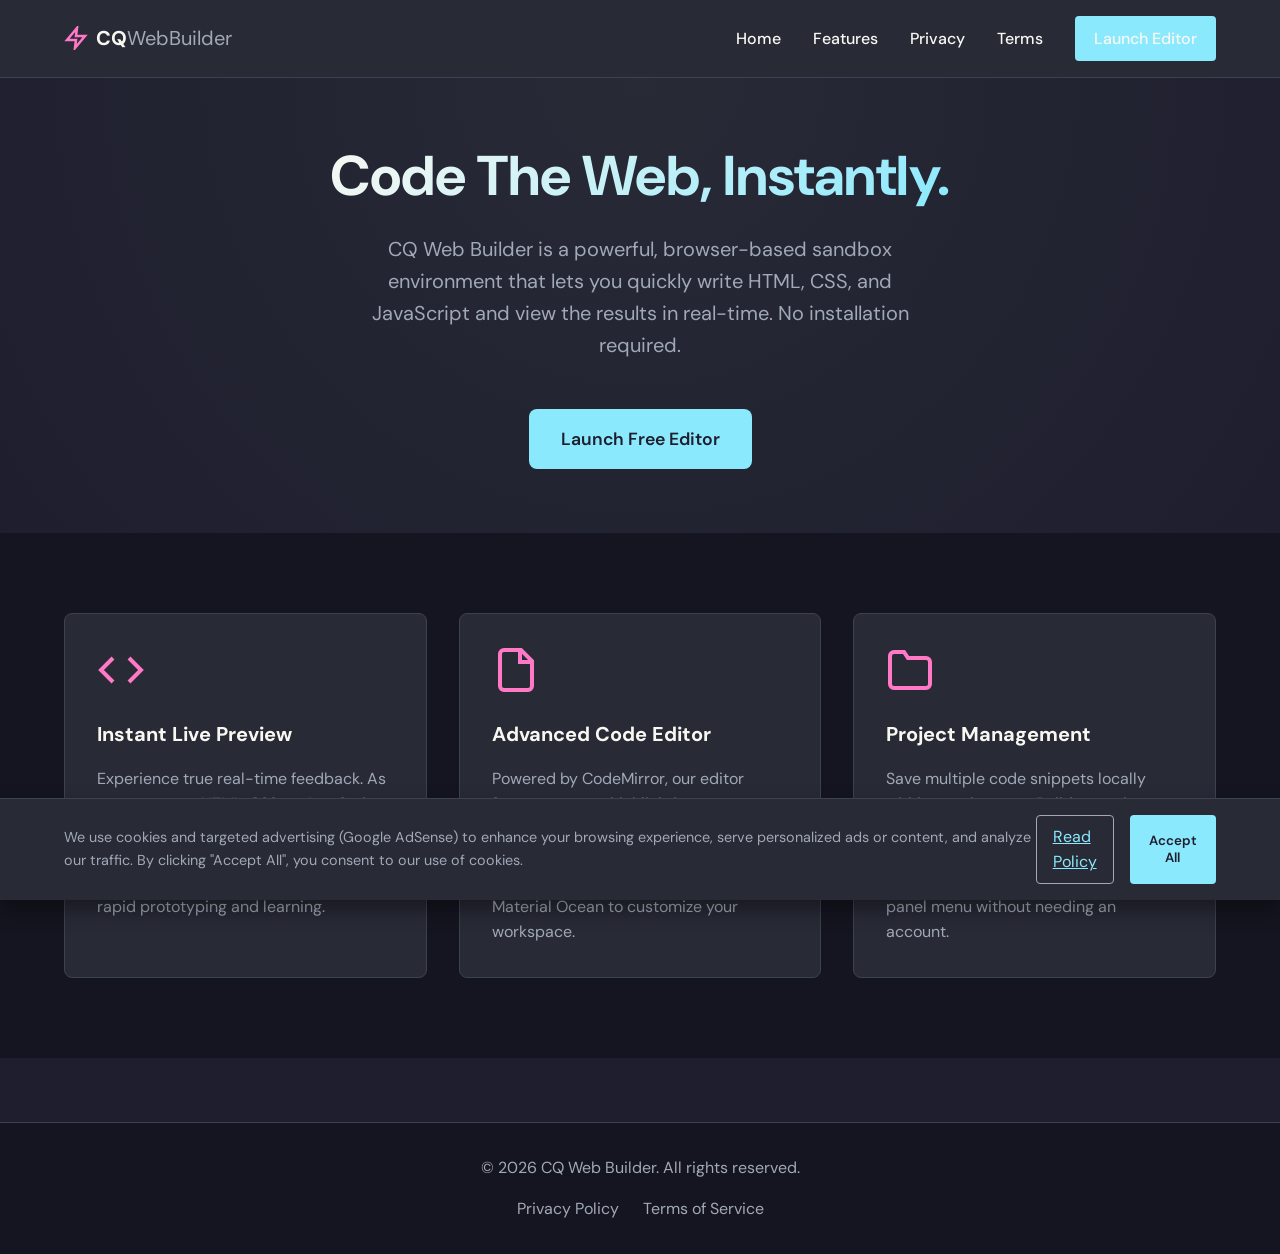
<file: index.html>
<!DOCTYPE html>
<html lang="en">
<head>
    <meta charset="UTF-8">
    <meta name="viewport" content="width=device-width, initial-scale=1.0">
    <title>CQ Web Builder | Free Online HTML, CSS, JavaScript Editor</title>
    <meta name="description" content="CQ Web Builder is a fast, powerful, and free online code editor for HTML, CSS, and JavaScript. Write code and see live previews instantly in your browser.">
    <link rel="icon" href="data:image/svg+xml,<svg xmlns='http://www.w3.org/2000/svg' viewBox='0 0 100 100'><text y='.9em' font-size='90'>⚡</text></svg>">
    
    <!-- Google Fonts -->
    <link href="https://fonts.googleapis.com/css2?family=DM+Sans:wght@400;500;700&display=swap" rel="stylesheet">
    
    <!-- Custom Marketing Styles -->
    <link rel="stylesheet" href="landing.css">

    <!-- Google AdSense - Placed on Publisher Content Page -->
    <script async src="https://pagead2.googlesyndication.com/pagead/js/adsbygoogle.js?client=ca-pub-1418531938270874" crossorigin="anonymous"></script>
</head>
<body>

    <!-- Header Navigation -->
    <header class="site-header">
        <a href="index.html" class="logo-link">
            <svg class="logo-icon" width="24" height="24" viewBox="0 0 24 24" fill="none" stroke="currentColor" stroke-width="2.5">
                <polygon points="13 2 3 14 12 14 11 22 21 10 12 10 13 2"></polygon>
            </svg>
            <span class="logo-text">CQ<span class="logo-sub">WebBuilder</span></span>
        </a>
        <nav class="nav-links">
            <a href="index.html">Home</a>
            <a href="#features">Features</a>
            <a href="privacy.html">Privacy</a>
            <a href="terms.html">Terms</a>
            <a href="app.html" class="btn-primary">Launch Editor</a>
        </nav>
    </header>

    <!-- Hero Section -->
    <section class="hero">
        <h1>Code The Web, Instantly.</h1>
        <p class="hero-subtitle">CQ Web Builder is a powerful, browser-based sandbox environment that lets you quickly write HTML, CSS, and JavaScript and view the results in real-time. No installation required.</p>
        <a href="app.html" class="btn-primary btn-large">Launch Free Editor</a>
    </section>

    <!-- Features Section (Publisher Content) -->
    <section id="features" class="features">
        <div class="features-grid">
            <div class="feature-card">
                <svg class="feature-icon" viewBox="0 0 24 24" fill="none" stroke="currentColor" stroke-width="2">
                    <polyline points="16 18 22 12 16 6"></polyline>
                    <polyline points="8 6 2 12 8 18"></polyline>
                </svg>
                <h3>Instant Live Preview</h3>
                <p>Experience true real-time feedback. As you type your HTML, CSS, or JavaScript code, the preview window updates instantly without requiring a page reload or a manual save. Perfect for rapid prototyping and learning.</p>
            </div>
            
            <div class="feature-card">
                <svg class="feature-icon" viewBox="0 0 24 24" fill="none" stroke="currentColor" stroke-width="2">
                    <path d="M14.5 2H6a2 2 0 0 0-2 2v16a2 2 0 0 0 2 2h12a2 2 0 0 0 2-2V7.5L14.5 2z"></path>
                    <polyline points="14 2 14 8 20 8"></polyline>
                </svg>
                <h3>Advanced Code Editor</h3>
                <p>Powered by CodeMirror, our editor features syntax highlighting, auto-completion, bracket matching, and code folding. Choose from multiple premium themes like Dracula, Monokai, and Material Ocean to customize your workspace.</p>
            </div>

            <div class="feature-card">
                <svg class="feature-icon" viewBox="0 0 24 24" fill="none" stroke="currentColor" stroke-width="2">
                    <path d="M22 19a2 2 0 0 1-2 2H4a2 2 0 0 1-2-2V5a2 2 0 0 1 2-2h5l2 3h9a2 2 0 0 1 2 2z"></path>
                </svg>
                <h3>Project Management</h3>
                <p>Save multiple code snippets locally within your browser. Build an entire library of reusable components, web layouts, and interactive scripts. Access them anytime from the integrated side-panel menu without needing an account.</p>
            </div>
        </div>
    </section>

    <!-- Ad Unit Placeholder (Optional, for auto ads to have breathing room) -->
    <div style="text-align:center; padding: 2rem 0; width: 100%; max-width: 900px; margin: 0 auto;">
        <!-- You can place a manual AdSense ad unit code here later if you prefer not to use Auto Ads -->
    </div>

    <!-- Footer -->
    <footer class="site-footer">
        <p>&copy; <script>document.write(new Date().getFullYear())</script> CQ Web Builder. All rights reserved.</p>
        <div class="footer-links">
            <a href="privacy.html">Privacy Policy</a>
            <a href="terms.html">Terms of Service</a>
        </div>
    </footer>

    <!-- Cookie Consent Banner -->
    <div id="cookie-banner" class="cookie-banner" style="display: none;">
        <div class="cookie-content">
            <p>We use cookies and targeted advertising (Google AdSense) to enhance your browsing experience, serve personalized ads or content, and analyze our traffic. By clicking "Accept All", you consent to our use of cookies.</p>
        </div>
        <div style="display: flex; gap: 1rem;">
            <a href="privacy.html" class="btn-secondary">Read Policy</a>
            <button id="accept-cookies" class="btn-primary">Accept All</button>
        </div>
    </div>

    <script>
        // Simple Cookie Consent Logic
        document.addEventListener("DOMContentLoaded", function() {
            if (!localStorage.getItem("cq_cookie_consent")) {
                document.getElementById("cookie-banner").style.display = "flex";
            }
            
            document.getElementById("accept-cookies").addEventListener("click", function() {
                localStorage.setItem("cq_cookie_consent", "true");
                document.getElementById("cookie-banner").style.display = "none";
            });
        });
    </script>
</body>
</html>
</file>
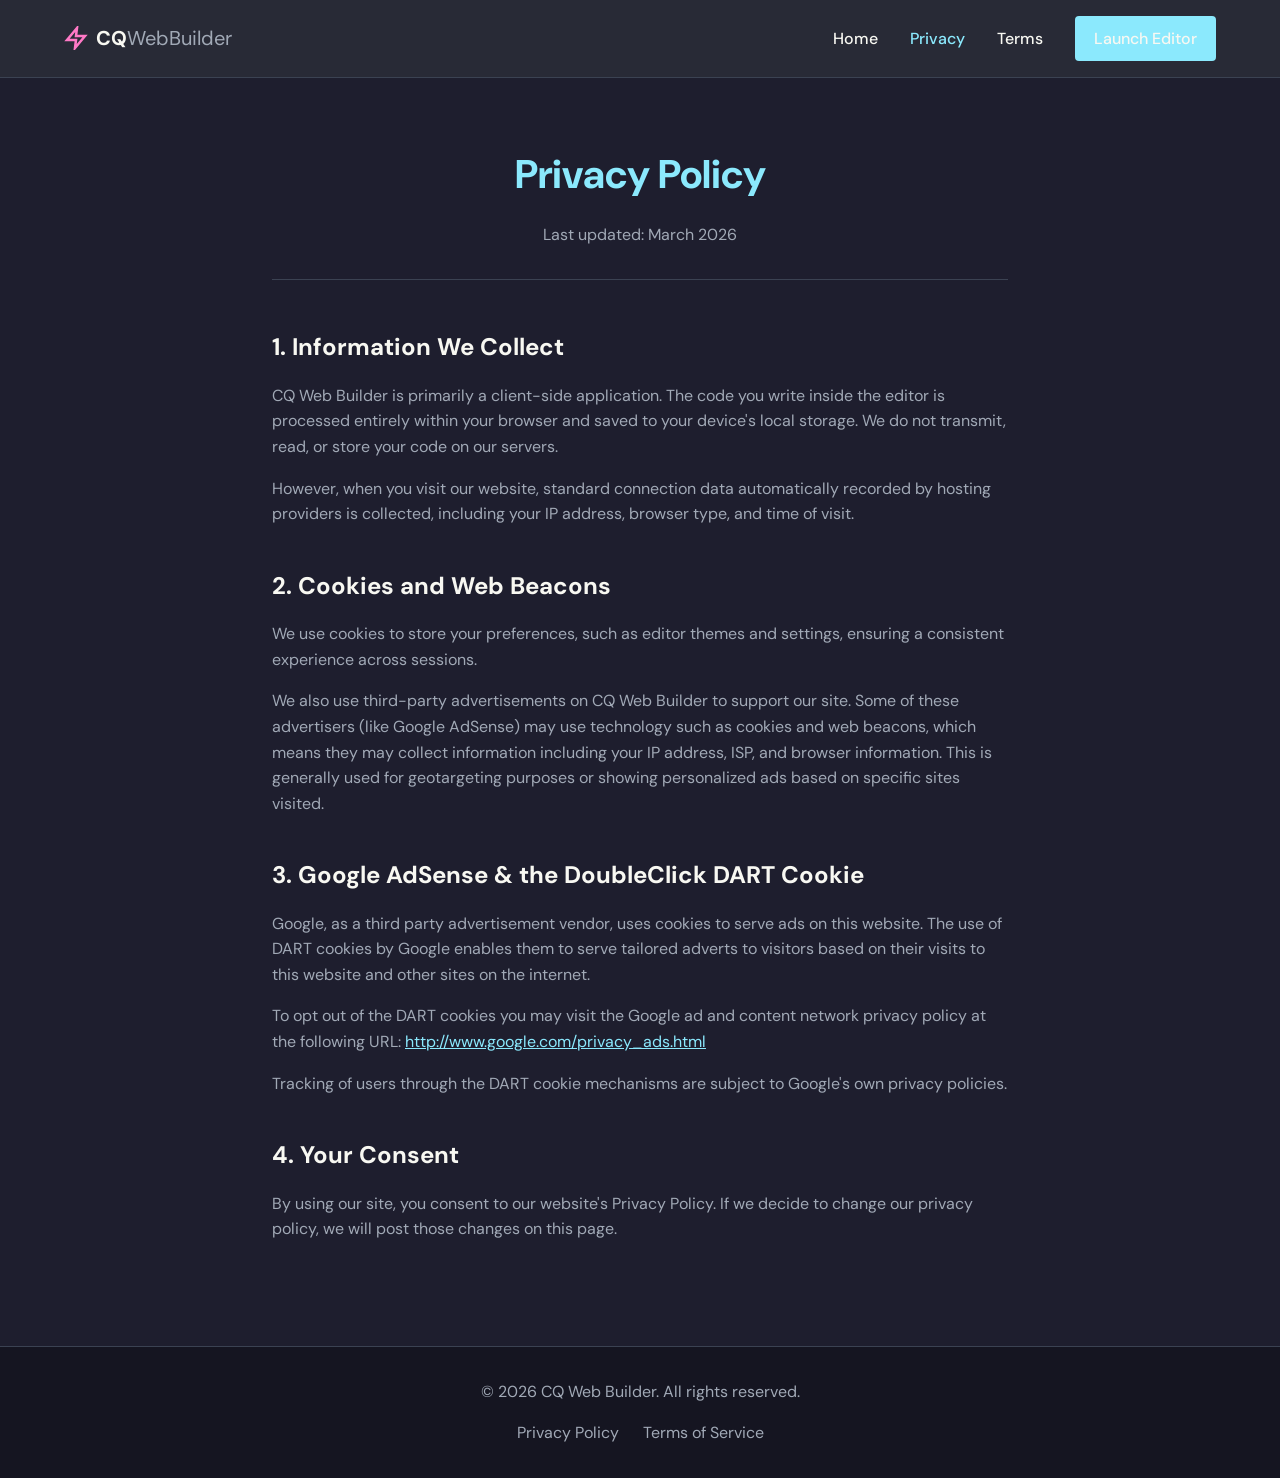
<file: privacy.html>
<!DOCTYPE html>
<html lang="en">
<head>
    <meta charset="UTF-8">
    <meta name="viewport" content="width=device-width, initial-scale=1.0">
    <title>Privacy Policy - CQ Web Builder</title>
    <meta name="description" content="Privacy Policy for CQ Web Builder outlining data usage, cookies, and targeted advertising protocols.">
    <link rel="icon" href="data:image/svg+xml,<svg xmlns='http://www.w3.org/2000/svg' viewBox='0 0 100 100'><text y='.9em' font-size='90'>⚡</text></svg>">
    
    <link href="https://fonts.googleapis.com/css2?family=DM+Sans:wght@400;500;700&display=swap" rel="stylesheet">
    <link rel="stylesheet" href="landing.css">

    <!-- Google AdSense - Placed on Publisher Content Page -->
    <script async src="https://pagead2.googlesyndication.com/pagead/js/adsbygoogle.js?client=ca-pub-1418531938270874" crossorigin="anonymous"></script>
</head>
<body>

    <!-- Header Navigation -->
    <header class="site-header">
        <a href="index.html" class="logo-link">
            <svg class="logo-icon" width="24" height="24" viewBox="0 0 24 24" fill="none" stroke="currentColor" stroke-width="2.5">
                <polygon points="13 2 3 14 12 14 11 22 21 10 12 10 13 2"></polygon>
            </svg>
            <span class="logo-text">CQ<span class="logo-sub">WebBuilder</span></span>
        </a>
        <nav class="nav-links">
            <a href="index.html">Home</a>
            <a href="privacy.html" style="color: var(--primary);">Privacy</a>
            <a href="terms.html">Terms</a>
            <a href="app.html" class="btn-primary">Launch Editor</a>
        </nav>
    </header>

    <main class="page-content">
        <div class="page-header">
            <h1>Privacy Policy</h1>
            <p>Last updated: March 2026</p>
        </div>

        <div class="content-body">
            <section>
                <h2>1. Information We Collect</h2>
                <p>CQ Web Builder is primarily a client-side application. The code you write inside the editor is processed entirely within your browser and saved to your device's local storage. We do not transmit, read, or store your code on our servers.</p>
                <p>However, when you visit our website, standard connection data automatically recorded by hosting providers is collected, including your IP address, browser type, and time of visit.</p>
            </section>

            <section>
                <h2>2. Cookies and Web Beacons</h2>
                <p>We use cookies to store your preferences, such as editor themes and settings, ensuring a consistent experience across sessions.</p>
                <p>We also use third-party advertisements on CQ Web Builder to support our site. Some of these advertisers (like Google AdSense) may use technology such as cookies and web beacons, which means they may collect information including your IP address, ISP, and browser information. This is generally used for geotargeting purposes or showing personalized ads based on specific sites visited.</p>
            </section>

            <section>
                <h2>3. Google AdSense & the DoubleClick DART Cookie</h2>
                <p>Google, as a third party advertisement vendor, uses cookies to serve ads on this website. The use of DART cookies by Google enables them to serve tailored adverts to visitors based on their visits to this website and other sites on the internet.</p>
                <p>To opt out of the DART cookies you may visit the Google ad and content network privacy policy at the following URL: <a href="http://www.google.com/privacy_ads.html" style="color:var(--primary);">http://www.google.com/privacy_ads.html</a></p>
                <p>Tracking of users through the DART cookie mechanisms are subject to Google's own privacy policies.</p>
            </section>

            <section>
                <h2>4. Your Consent</h2>
                <p>By using our site, you consent to our website's Privacy Policy. If we decide to change our privacy policy, we will post those changes on this page.</p>
            </section>
        </div>
    </main>

    <!-- Footer -->
    <footer class="site-footer">
        <p>&copy; <script>document.write(new Date().getFullYear())</script> CQ Web Builder. All rights reserved.</p>
        <div class="footer-links">
            <a href="privacy.html">Privacy Policy</a>
            <a href="terms.html">Terms of Service</a>
        </div>
    </footer>

</body>
</html>
</file>
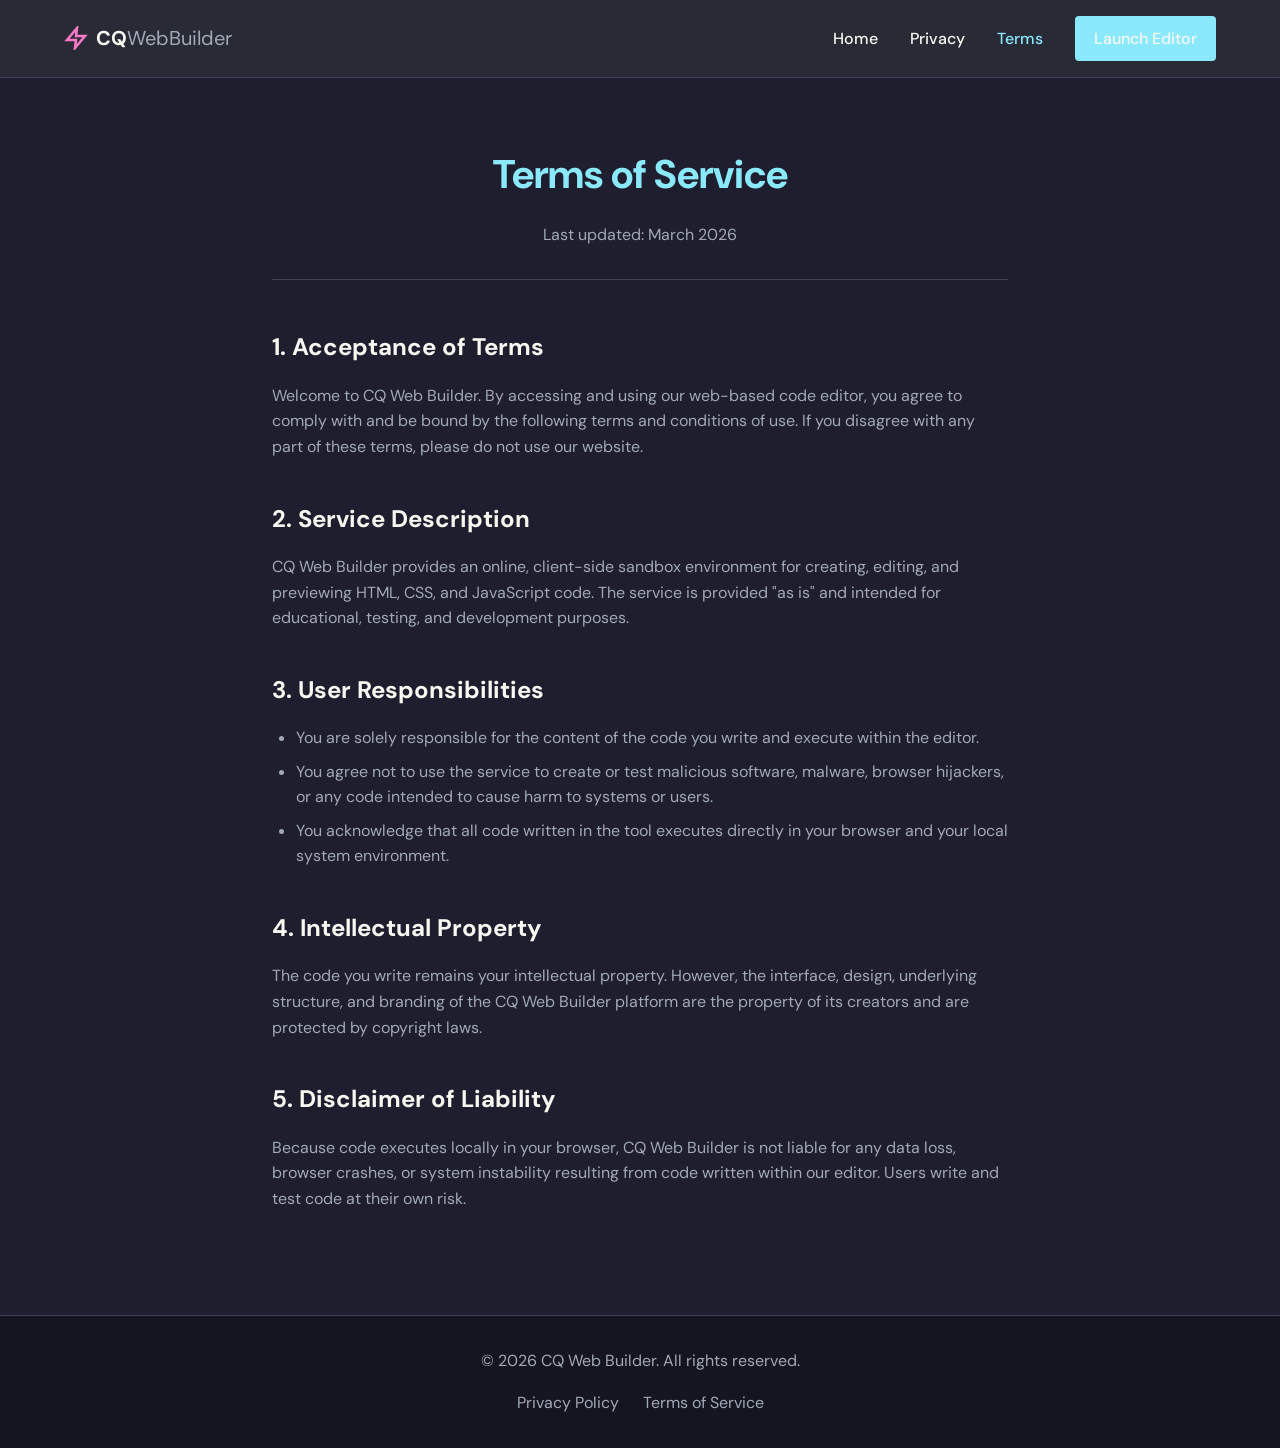
<file: terms.html>
<!DOCTYPE html>
<html lang="en">
<head>
    <meta charset="UTF-8">
    <meta name="viewport" content="width=device-width, initial-scale=1.0">
    <title>Terms of Service - CQ Web Builder</title>
    <meta name="description" content="Terms of Service and End User License Agreement for CQ Web Builder.">
    <link rel="icon" href="data:image/svg+xml,<svg xmlns='http://www.w3.org/2000/svg' viewBox='0 0 100 100'><text y='.9em' font-size='90'>⚡</text></svg>">
    
    <link href="https://fonts.googleapis.com/css2?family=DM+Sans:wght@400;500;700&display=swap" rel="stylesheet">
    <link rel="stylesheet" href="landing.css">

    <!-- Google AdSense - Placed on Publisher Content Page -->
    <script async src="https://pagead2.googlesyndication.com/pagead/js/adsbygoogle.js?client=ca-pub-1418531938270874" crossorigin="anonymous"></script>
</head>
<body>

    <!-- Header Navigation -->
    <header class="site-header">
        <a href="index.html" class="logo-link">
            <svg class="logo-icon" width="24" height="24" viewBox="0 0 24 24" fill="none" stroke="currentColor" stroke-width="2.5">
                <polygon points="13 2 3 14 12 14 11 22 21 10 12 10 13 2"></polygon>
            </svg>
            <span class="logo-text">CQ<span class="logo-sub">WebBuilder</span></span>
        </a>
        <nav class="nav-links">
            <a href="index.html">Home</a>
            <a href="privacy.html">Privacy</a>
            <a href="terms.html" style="color: var(--primary);">Terms</a>
            <a href="app.html" class="btn-primary">Launch Editor</a>
        </nav>
    </header>

    <main class="page-content">
        <div class="page-header">
            <h1>Terms of Service</h1>
            <p>Last updated: March 2026</p>
        </div>

        <div class="content-body">
            <section>
                <h2>1. Acceptance of Terms</h2>
                <p>Welcome to CQ Web Builder. By accessing and using our web-based code editor, you agree to comply with and be bound by the following terms and conditions of use. If you disagree with any part of these terms, please do not use our website.</p>
            </section>

            <section>
                <h2>2. Service Description</h2>
                <p>CQ Web Builder provides an online, client-side sandbox environment for creating, editing, and previewing HTML, CSS, and JavaScript code. The service is provided "as is" and intended for educational, testing, and development purposes.</p>
            </section>

            <section>
                <h2>3. User Responsibilities</h2>
                <ul>
                    <li>You are solely responsible for the content of the code you write and execute within the editor.</li>
                    <li>You agree not to use the service to create or test malicious software, malware, browser hijackers, or any code intended to cause harm to systems or users.</li>
                    <li>You acknowledge that all code written in the tool executes directly in your browser and your local system environment.</li>
                </ul>
            </section>

            <section>
                <h2>4. Intellectual Property</h2>
                <p>The code you write remains your intellectual property. However, the interface, design, underlying structure, and branding of the CQ Web Builder platform are the property of its creators and are protected by copyright laws.</p>
            </section>

            <section>
                <h2>5. Disclaimer of Liability</h2>
                <p>Because code executes locally in your browser, CQ Web Builder is not liable for any data loss, browser crashes, or system instability resulting from code written within our editor. Users write and test code at their own risk.</p>
            </section>
        </div>
    </main>

    <!-- Footer -->
    <footer class="site-footer">
        <p>&copy; <script>document.write(new Date().getFullYear())</script> CQ Web Builder. All rights reserved.</p>
        <div class="footer-links">
            <a href="privacy.html">Privacy Policy</a>
            <a href="terms.html">Terms of Service</a>
        </div>
    </footer>

</body>
</html>
</file>
<file: landing.css>
/* landing.css - Styles for Marketing and Compliance Pages */
/* Variables matching existing aesthetic */
:root {
    --bg-main: #1E1E2E;
    --bg-panel: #282A36;
    --bg-darker: #151521;
    --border: #3B4252;
    --text-main: #F8F8F2;
    --text-muted: #A1A9B6;
    
    --primary: #8BE9FD;
    --primary-hover: #6ED7EB;
    --accent: #FF79C6;
    --success: #50FA7B;
    --warning: #F1FA8C;
    --error: #FF5555;
    
    --font-ui: 'DM Sans', system-ui, -apple-system, sans-serif;
    --font-mono: 'IBM Plex Mono', 'Fira Code', monospace;
    
    --shadow-sm: 0 2px 4px rgba(0,0,0,0.2);
    --shadow-md: 0 4px 8px rgba(0,0,0,0.3);
    --shadow-lg: 0 10px 20px rgba(0,0,0,0.4);
    
    --radius-sm: 4px;
    --radius-md: 8px;
    --radius-lg: 12px;
}

* {
    box-sizing: border-box;
    margin: 0;
    padding: 0;
}

body {
    font-family: var(--font-ui);
    background-color: var(--bg-main);
    color: var(--text-main);
    line-height: 1.6;
    min-height: 100vh;
    display: flex;
    flex-direction: column;
}

/* Header */
.site-header {
    display: flex;
    justify-content: space-between;
    align-items: center;
    padding: 1rem 5%;
    background-color: var(--bg-panel);
    border-bottom: 1px solid var(--border);
    position: sticky;
    top: 0;
    z-index: 100;
}

.logo-link {
    text-decoration: none;
    display: flex;
    align-items: center;
    gap: 0.5rem;
}

.logo-icon {
    color: var(--accent);
}

.logo-text {
    font-size: 1.25rem;
    font-weight: 700;
    color: var(--text-main);
}

.logo-sub {
    font-weight: 400;
    color: var(--text-muted);
}

.nav-links {
    display: flex;
    gap: 2rem;
    align-items: center;
}

.nav-links a {
    text-decoration: none;
    color: var(--text-main);
    font-weight: 500;
    transition: color 0.2s;
}

.nav-links a:hover {
    color: var(--primary);
}

/* Buttons */
.btn-primary {
    background-color: var(--primary);
    color: var(--bg-main);
    padding: 0.6rem 1.2rem;
    border-radius: var(--radius-sm);
    text-decoration: none;
    font-weight: 600;
    border: none;
    cursor: pointer;
    transition: all 0.2s;
    font-family: var(--font-ui);
}

.btn-primary:hover {
    background-color: var(--primary-hover);
    transform: translateY(-1px);
    box-shadow: 0 4px 12px rgba(139, 233, 253, 0.3);
}

.btn-large {
    padding: 1rem 2rem;
    font-size: 1.1rem;
    border-radius: var(--radius-md);
}

/* Hero Section */
.hero {
    flex: 1;
    display: flex;
    flex-direction: column;
    align-items: center;
    justify-content: center;
    text-align: center;
    padding: 4rem 1rem;
    background: radial-gradient(circle at top, var(--bg-panel) 0%, var(--bg-main) 100%);
}

.hero h1 {
    font-size: 3.5rem;
    line-height: 1.2;
    margin-bottom: 1.5rem;
    background: linear-gradient(135deg, var(--text-main) 0%, var(--primary) 100%);
    -webkit-background-clip: text;
    -webkit-text-fill-color: transparent;
    max-width: 800px;
}

.hero-subtitle {
    font-size: 1.25rem;
    color: var(--text-muted);
    max-width: 600px;
    margin-bottom: 3rem;
}

/* Features Section */
.features {
    padding: 5rem 5%;
    background-color: var(--bg-darker);
}

.features-grid {
    display: grid;
    grid-template-columns: repeat(auto-fit, minmax(300px, 1fr));
    gap: 2rem;
    max-width: 1200px;
    margin: 0 auto;
}

.feature-card {
    background-color: var(--bg-panel);
    padding: 2rem;
    border-radius: var(--radius-md);
    border: 1px solid var(--border);
    transition: transform 0.2s;
}

.feature-card:hover {
    transform: translateY(-5px);
}

.feature-icon {
    width: 48px;
    height: 48px;
    margin-bottom: 1rem;
    color: var(--accent);
}

.feature-card h3 {
    margin-bottom: 1rem;
    font-size: 1.25rem;
}

.feature-card p {
    color: var(--text-muted);
}

/* Content Pages (Privacy, Terms) */
.page-content {
    max-width: 800px;
    margin: 4rem auto;
    padding: 0 2rem;
    flex: 1;
}

.page-header {
    text-align: center;
    margin-bottom: 3rem;
    padding-bottom: 2rem;
    border-bottom: 1px solid var(--border);
}

.page-header h1 {
    font-size: 2.5rem;
    margin-bottom: 1rem;
    color: var(--primary);
}

.page-header p {
    color: var(--text-muted);
}

.content-body section {
    margin-bottom: 2.5rem;
}

.content-body h2 {
    color: var(--text-main);
    margin-bottom: 1rem;
    font-size: 1.5rem;
}

.content-body p, .content-body ul {
    color: var(--text-muted);
    margin-bottom: 1rem;
}

.content-body ul {
    padding-left: 1.5rem;
}

.content-body li {
    margin-bottom: 0.5rem;
}

/* Footer */
.site-footer {
    background-color: var(--bg-darker);
    border-top: 1px solid var(--border);
    padding: 2rem 5%;
    text-align: center;
    color: var(--text-muted);
}

.footer-links {
    margin-top: 1rem;
    display: flex;
    justify-content: center;
    gap: 1.5rem;
}

.footer-links a {
    color: var(--text-muted);
    text-decoration: none;
}

.footer-links a:hover {
    color: var(--primary);
}

/* Cookie Banner */
.cookie-banner {
    position: fixed;
    bottom: 0;
    left: 0;
    right: 0;
    background-color: var(--bg-panel);
    border-top: 1px solid var(--border);
    padding: 1rem 5%;
    display: flex;
    justify-content: space-between;
    align-items: center;
    z-index: 1000;
    box-shadow: var(--shadow-lg);
}

.cookie-content {
    display: flex;
    align-items: center;
    gap: 1rem;
}

.cookie-banner p {
    margin: 0;
    font-size: 0.9rem;
    color: var(--text-muted);
}

.cookie-banner a {
    color: var(--primary);
}

.btn-secondary {
    background-color: transparent;
    border: 1px solid var(--text-muted);
    color: var(--text-main);
    padding: 0.5rem 1rem;
    border-radius: var(--radius-sm);
    cursor: pointer;
    font-family: var(--font-ui);
    transition: all 0.2s;
}

.btn-secondary:hover {
    border-color: var(--text-main);
}

/* Responsive */
@media (max-width: 768px) {
    .site-header {
        flex-direction: column;
        gap: 1rem;
    }
    .hero h1 {
        font-size: 2.5rem;
    }
    .cookie-banner {
        flex-direction: column;
        gap: 1rem;
        text-align: center;
    }
}
</file>
